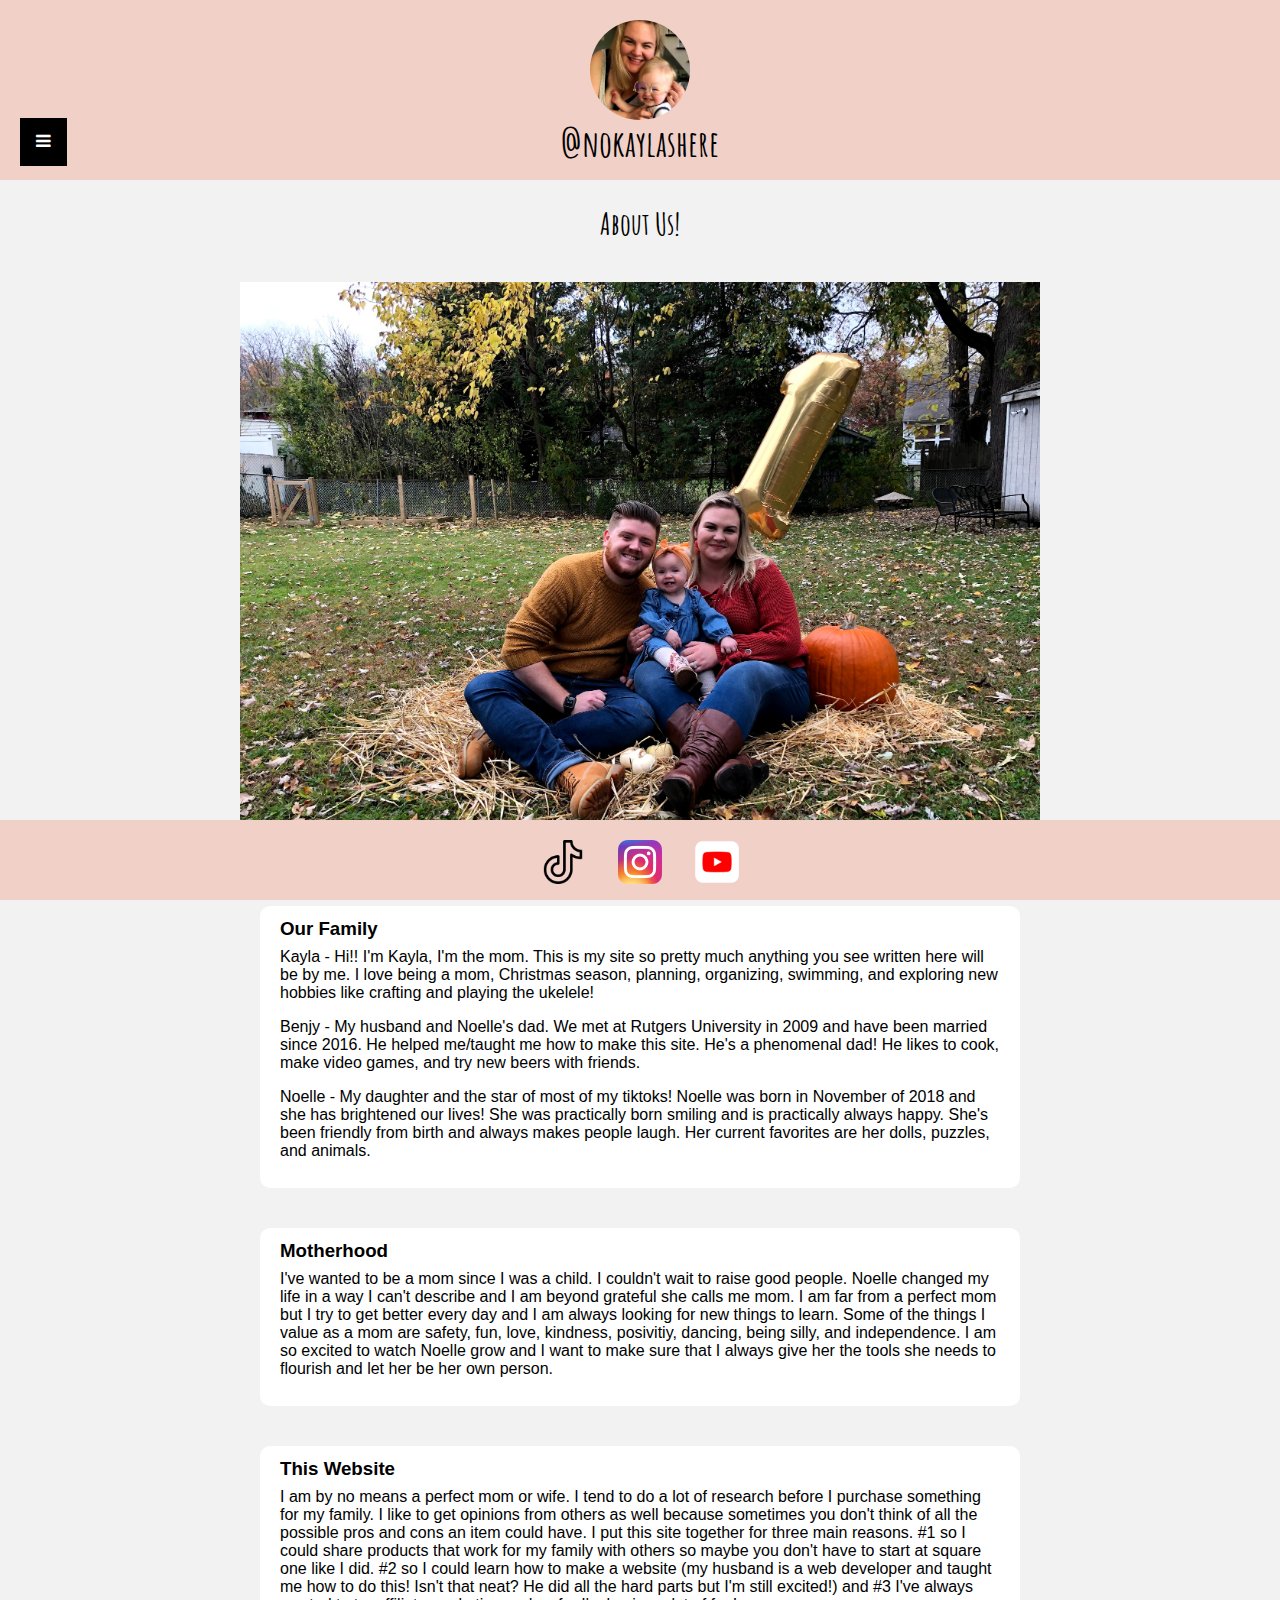
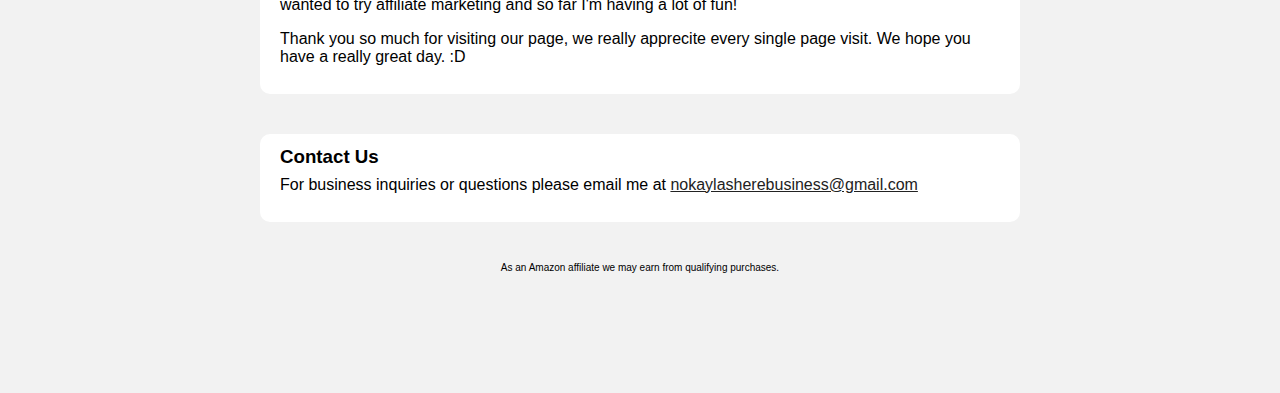
<file: about.html>
<!doctype html>
<html class="no-js" lang="">

<head>
  <meta charset="utf-8">
  <title>No Kaylas Here</title>
  <meta name="description" content="">
  <meta name="viewport" content="width=device-width, initial-scale=1">

  <meta property="og:title" content="">
  <meta property="og:type" content="">
  <meta property="og:url" content="">
  <meta property="og:image" content="">

  <link rel="manifest" href="site.webmanifest">
  <link rel="apple-touch-icon" href="icon.png">
  <!-- Place favicon.ico in the root directory -->
  <!-- <link rel="stylesheet" href="css/normalize.css"> -->
  <link rel="stylesheet" href="css/main.css">
  <link rel="stylesheet" href="css/font.css">
  <link rel="stylesheet" href="https://cdnjs.cloudflare.com/ajax/libs/font-awesome/4.7.0/css/font-awesome.min.css">

  <meta name="theme-color" content="#fafafa">
</head>

<body>
  <nav style="height: 140px;">
    <div style="margin:auto;">
      <img style="height:auto; width:100px; border-radius: 50%; margin:auto; display:block;" src="goofynoellemommy.jpg">
      <h1 style="text-align: center; margin:0;">@nokaylashere</h1>
    </div>
    <div class="topnav">
      <div id="myLinks">
        <a href="/">Home</a>
        <a href="tiktok.html">TikTok</a>
        <a href="toys.html">Christmas Decorations</a>
        <a href="parenting.html">Parenting</a>
        <a href="clothes.html">Clothes+Accessories</a>
        <a href="mealtime.html">Mealtime</a>
        <a href="organization-decor.html">Organization + Decor</a>
        <a class="active" href="about.html">About Us</a>
      </div>
      <!-- "Hamburger menu" / "Bar icon" to toggle the navigation links -->
      <button class="icon" onclick="myFunction()">
        <i class="fa fa-bars"></i>
      </button>
    </div>
  </nav>
  <div class="content">
    <div style="padding-left: 20px; padding-right:20px; margin-bottom: 40px;">
      <h2 style="text-align: center;">About Us!</h2>
    </div> 
    <!-- <div style="background-image:url(familyphoto.jpg); height: 400px; width: 100%"></div> -->
    <img style="height:auto; width: 100%;" src="familyphoto.jpg">
    <div class="card" style="padding-left: 20px; padding-right:20px; margin-bottom: 40px;">
        <h3 style="margin-bottom: 8px;">Our Family</h3>
        <p style="margin-top: 8px;"><span class="bold">Kayla</span> - Hi!! I'm Kayla, I'm the mom.  This is my site so pretty much anything you see written here will be by me.  I love being a mom, Christmas season, planning, organizing, swimming, and exploring new hobbies like crafting and playing the ukelele!</p>
          <p><span class="bold">Benjy</span> - My husband and Noelle's dad.  We met at Rutgers University in 2009 and have been married since 2016. He helped me/taught me how to make this site.  He's a phenomenal dad! He likes to cook, make video games, and try new beers with friends. </p >
          <p><span class="bold">Noelle</span> - My daughter and the star of most of my tiktoks! Noelle was born in November of 2018 and she has brightened our lives! She was practically born smiling and is practically always happy.  She's been friendly from birth and always makes people laugh.  Her current favorites are her dolls, puzzles, and animals. </p>
          
    </div>
    <div class="card" style="padding-left: 20px; padding-right:20px; margin-bottom: 40px;">
        <h3 style="margin-bottom: 8px;">Motherhood</h3>
        <p style="margin-top: 8px;">I've wanted to be a mom since I was a child.  I couldn't wait to raise good people.  Noelle changed my life in a way I can't describe and I am beyond grateful she calls me mom.  I am far from a perfect mom but I try to get better every day and I am always looking for new things to learn.  Some of the things I value as a mom are safety, fun, love, kindness, posivitiy, dancing, being silly, and independence.  I am so excited to watch Noelle grow and I want to make sure that I always give her the tools she needs to flourish and let her be her own person.</p>
    </div>
    <div class="card" style="padding-left: 20px; padding-right:20px; margin-bottom: 40px;">
      <h3 style="margin-bottom: 8px;">This Website</h3>
      <p style="margin-top: 8px;">I am by no means a perfect mom or wife.  I tend to do a lot of research before I purchase something for my family.  I like to get opinions from others as well because sometimes you don't think of all the possible pros and cons an item could have.  I put this site together for three main reasons.  #1 so I could share products that work for my family with others so maybe you don't have to start at square one like I did. #2 so I could learn how to make a website (my husband is a web developer and taught me how to do this! Isn't that neat? He did all the hard parts but I'm still excited!)  and #3 I've always wanted to try affiliate marketing and so far I'm having a lot of fun!  </p>
      <p> Thank you so much for visiting our page, we really apprecite every single page visit.  We hope you have a really great day. :D </p>
  </div>
    <div class="card" style="padding-left: 20px; padding-right:20px; margin-bottom: 40px;">
        <h3 style="margin-bottom: 8px;">Contact Us</h3>
        <p style="margin-top: 8px;">For business inquiries or questions please email me at <a href="mailto:nokaylasherebusiness@gmail.com">nokaylasherebusiness@gmail.com</a> </p>
        
    </div>
    <div class="legal">As an Amazon affiliate we may earn from qualifying purchases.</div>
  </div>
  <footer class="social-footer">
    <div class="center">
      <a class="right-margin30" href="https://www.tiktok.com/@nokaylashere"><img style="height:auto;width:44px;" src="tik-tok.png"></a>
      <a class="right-margin30" href="https://www.instagram.com/kaylah201/"><img style="height:auto;width:44px;" src="Instagram_AppIcon_Aug2017.png"></a>
      <a href="https://www.youtube.com/channel/UCWPTmmPN7yn6WSlw-CGyaMQ"><img style="height:auto;width:44px;" src="youtube_social_squircle_white.png"></a>
    </div>
  </footer>
  <script src="js/main.js"></script>

  <!-- Global site tag (gtag.js) - Google Analytics -->
<script async src="https://www.googletagmanager.com/gtag/js?id=UA-174550404-1"></script>
<script>
  window.dataLayer = window.dataLayer || [];
  function gtag(){dataLayer.push(arguments);}
  gtag('js', new Date());

  gtag('config', 'UA-174550404-1');
</script>
</body>

</html>
</file>
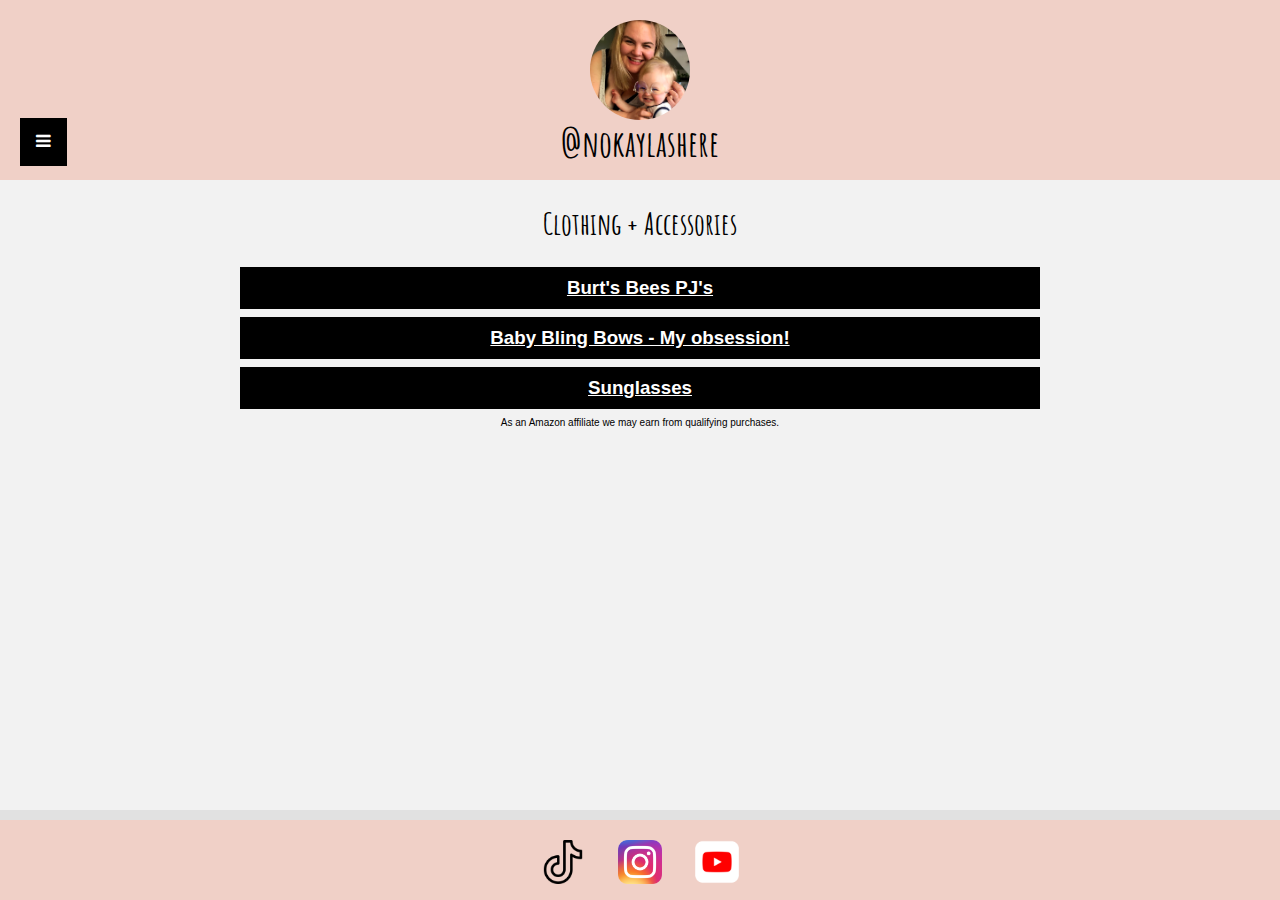
<file: clothes.html>
<!doctype html>
<html class="no-js" lang="">

<head>
  <meta charset="utf-8">
  <title>No Kaylas Here</title>
  <meta name="description" content="">
  <meta name="viewport" content="width=device-width, initial-scale=1">

  <meta property="og:title" content="">
  <meta property="og:type" content="">
  <meta property="og:url" content="">
  <meta property="og:image" content="">

  <link rel="manifest" href="site.webmanifest">
  <link rel="apple-touch-icon" href="icon.png">
  <!-- Place favicon.ico in the root directory -->
  <!-- <link rel="stylesheet" href="css/normalize.css"> -->
  <link rel="stylesheet" href="css/main.css">
  <link rel="stylesheet" href="css/font.css">
  <link rel="stylesheet" href="https://cdnjs.cloudflare.com/ajax/libs/font-awesome/4.7.0/css/font-awesome.min.css">

  <meta name="theme-color" content="#fafafa">
</head>

<body>
  <nav style="height: 140px;">
    <div style="margin:auto;">
      <img style="height:auto; width:100px; border-radius: 50%; margin:auto; display:block;" src="goofynoellemommy.jpg">
      <h1 style="text-align: center; margin:0;">@nokaylashere</h1>
    </div>
    <div class="topnav">
      <div id="myLinks">
        <a href="/">Home</a>
        <a href="tiktok.html">TikTok</a>
        <a href="toys.html">Christmas Decorations</a>
        <a href="parenting.html">Parenting</a>
        <a class="active" href="clothes.html">Clothes+Accessories</a>
        <a href="mealtime.html">Mealtime</a>
        <a href="organization-decor.html">Organization + Decor</a>
        <a href="about.html">About Us</a>
      </div>
      <!-- "Hamburger menu" / "Bar icon" to toggle the navigation links -->
      <button class="icon" onclick="myFunction()">
        <i class="fa fa-bars"></i>
      </button>
    </div>
  </nav>
  <div class="content">
    <h2 style="text-align: center;">Clothing + Accessories</h2>
     <!-- LINK 1
     <div class="halikai">
      <a style="color:#fff; text-align: center; display: block; height: 100%;" href="https://haliakai-boutique.com/">
        <h3 style="margin-bottom: 8px;background-color: black;padding:10px 0;">Use code NOELLE10</h3>
        <p style="position:absolute;bottom:0;left:0;margin-top: 8px;background-color: rgba(220,220,220,0.8);padding: 10px; color: #000; text-align:left;">Noelle's first ambasador modeling gig with Haliakai Boutique! Use code NOELLE10 for 10% off of the cutest baby and toddler clothes! </p>
      </a>
      
    </div> -->


    <div class="burtsbees">
      <!-- <img style="height:auto; width:100px; display: block; margin: auto;" src="Halikai.jpg"> -->
      <a style="color:#fff; text-align: center; display: block; height: 100%;" href="https://amzn.to/39rZrIB">
        <h3 style="margin-bottom: 8px;background-color: black;padding:10px 0;">Burt's Bees PJ's</h3>
        <p style="position:absolute;bottom:0;left:0;margin-top: 8px;background-color: rgba(220,220,220,0.8);padding: 10px; color: #000; text-align:left;">We brought Noelle home from the hospital in these pajamas when she was born and we got her the same exact pair in her current size!  There's something about the softness and the coziness that I love!  They're light weight but seem cozy I really wish they had them in my size.  They have a ton of different styles.</p>
      </a>
      
    </div>
    <div class="babybling">
      <!-- <img style="height:auto; width:100px; display: block; margin: auto;" src="Halikai.jpg"> -->
      <a style="color:#fff; text-align: center; display: block; height: 100%;" href="https://amzn.to/2WVn9rx">
        <h3 style="margin-bottom: 8px;background-color: black;padding:10px 0;">Baby Bling Bows - My obsession!</h3>
        <p style="position:absolute;bottom:0;left:0;margin-top: 8px;background-color: rgba(220,220,220,0.8);padding: 10px; color: #000; text-align:left;">I bought Noelle her first baby bling bow when she was a few months old and it has turned into a pretty serious addiction. lol  They're so stretchy and comfy, they even fit me!</p>
      </a>
      
    </div>
    <div class="sunglasses">
      <!-- <img style="height:auto; width:100px; display: block; margin: auto;" src="Halikai.jpg"> -->
      <a style="color:#fff; text-align: center; display: block; height: 100%;" href="https://amzn.to/30HE0za">
        <h3 style="margin-bottom: 8px;background-color: black;padding:10px 0;">Sunglasses</h3>
        <p style="position:absolute;bottom:0;left:0;margin-top: 8px;background-color: rgba(220,220,220,0.8);padding: 10px; color: #000; text-align:left;">Noelle would NOT wear sunglasses last year but I was determined to find some that she didn't hate.  I ordered this two pack becuase they seemed like a good deal, not to mention how cute they are.  She will wear them about 50% of the time but that's better than nothing!! I'm just trying to protect her little eyes but she does get excited when I give them to her too!</p>
      </a>
      
    </div>
    <div class="legal">As an Amazon affiliate we may earn from qualifying purchases.</div>
  </div>
  <footer class="social-footer">
    <div class="center">
      <a class="right-margin30" href="https://www.tiktok.com/@nokaylashere"><img style="height:auto;width:44px;" src="tik-tok.png"></a>
      <a class="right-margin30" href="https://www.instagram.com/kaylah201/"><img style="height:auto;width:44px;" src="Instagram_AppIcon_Aug2017.png"></a>
      <a href="https://www.youtube.com/channel/UCWPTmmPN7yn6WSlw-CGyaMQ"><img style="height:auto;width:44px;" src="youtube_social_squircle_white.png"></a>
    </div>
  </footer>
  <script src="js/main.js"></script>

  <!-- Global site tag (gtag.js) - Google Analytics -->
<script async src="https://www.googletagmanager.com/gtag/js?id=UA-174550404-1"></script>
<script>
  window.dataLayer = window.dataLayer || [];
  function gtag(){dataLayer.push(arguments);}
  gtag('js', new Date());

  gtag('config', 'UA-174550404-1');
</script>
</body>

</html>
</file>
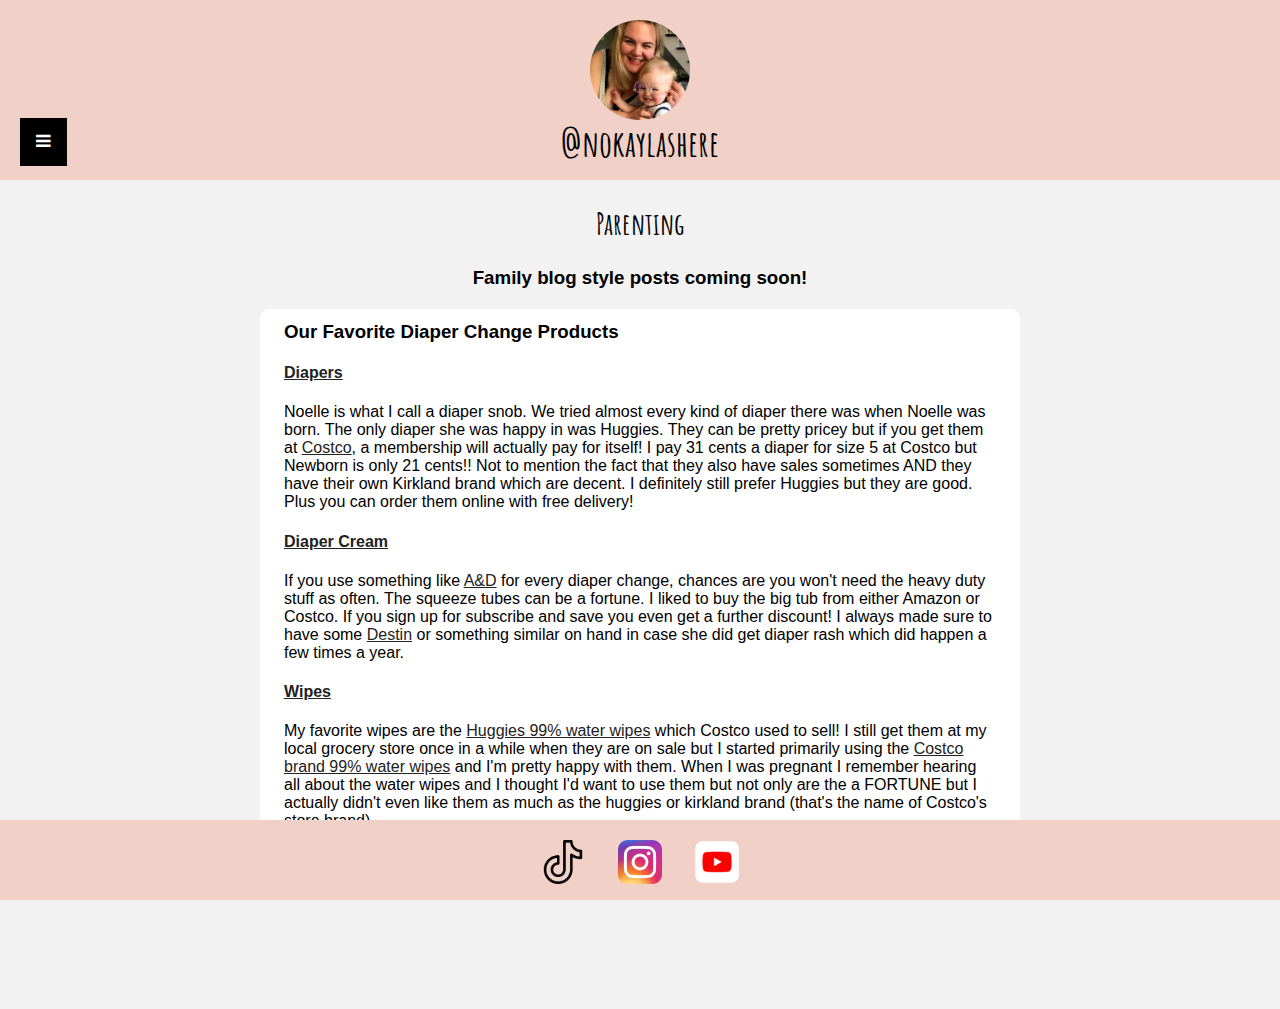
<file: parenting.html>
<!doctype html>
<html class="no-js" lang="">

<head>
  <meta charset="utf-8">
  <title>No Kaylas Here</title>
  <meta name="description" content="">
  <meta name="viewport" content="width=device-width, initial-scale=1">

  <meta property="og:title" content="">
  <meta property="og:type" content="">
  <meta property="og:url" content="">
  <meta property="og:image" content="">

  <link rel="manifest" href="site.webmanifest">
  <link rel="apple-touch-icon" href="icon.png">
  <!-- Place favicon.ico in the root directory -->
  <!-- <link rel="stylesheet" href="css/normalize.css"> -->
  <link rel="stylesheet" href="css/main.css">
  <link rel="stylesheet" href="css/font.css">
  <link rel="stylesheet" href="https://cdnjs.cloudflare.com/ajax/libs/font-awesome/4.7.0/css/font-awesome.min.css">

  <meta name="theme-color" content="#fafafa">
</head>

<body>
  <nav style="height: 140px;">
    <div style="margin:auto;">
      <img style="height:auto; width:100px; border-radius: 50%; margin:auto; display:block;" src="goofynoellemommy.jpg">
      <h1 style="text-align: center; margin:0;">@nokaylashere</h1>
    </div>
    <div class="topnav">
      <div id="myLinks">
        <a href="/">Home</a>
        <a href="tiktok.html">TikTok</a>
        <a href="toys.html">Christmas Decorations</a>
        <a class="active" href="parenting.html">Parenting</a>
        <a href="clothes.html">Clothes+Accessories</a>
        <a href="mealtime.html">Mealtime</a>
        <a href="organization-decor.html">Organization + Decor</a>
        <a href="about.html">About Us</a>
      </div>
      <!-- "Hamburger menu" / "Bar icon" to toggle the navigation links -->
      <button class="icon" onclick="myFunction()">
        <i class="fa fa-bars"></i>
      </button>
    </div>
  </nav>
  <div class="content">
    <h2 style="text-align: center;">Parenting</h2>
    <h3 class="center-text">Family blog style posts coming soon!</h3>
     <!-- LINK 1 -->
    <div class="card">
      <h3>Our Favorite Diaper Change Products</h3>
      <a href="https://www.costco.com/huggies-plus-diapers-sizes-1---6.product.100152047.html">
        <h4>Diapers</h4>
      </a>
      <p style="margin-top: 8px;">Noelle is what I call a diaper snob.  We tried almost every kind of diaper there was when Noelle was born.  The only diaper she was happy in was Huggies.  They can be pretty pricey but if you get them at <a href="https://www.costco.com/huggies-plus-diapers-sizes-1---6.product.100152047.html">Costco</a>, a membership will actually pay for itself!  I pay 31 cents a diaper for size 5 at Costco but Newborn is only 21 cents!! Not to mention the fact that they also have sales sometimes AND they have their own Kirkland brand which are decent.  I definitely still prefer Huggies but they are good.  Plus you can order them online with free delivery! </p>
      <a href="https://amzn.to/30NEsvM">
          <h4>Diaper Cream</h4>
      </a>
      <p style="margin-top: 8px;">If you use something like <a href="https://amzn.to/30NEsvM">A&D</a> for every diaper change, chances are you won't need the heavy duty stuff as often.  The squeeze tubes can be a fortune.  I liked to buy the big tub from either Amazon or Costco. If you sign up for subscribe and save you even get a further discount!  I always made sure to have some <a href="https://amzn.to/3kcr2CG" >Destin</a> or something similar on hand in case she did get diaper rash which did happen a few times a year.  </p>
      <a href="https://amzn.to/2DmaE1F"><h4>Wipes</h4></a>
      <p style="margin-top: 8px;">My favorite wipes are the <a href="https://amzn.to/2DmaE1F">Huggies 99% water wipes</a> which Costco used to sell! I still get them at my local grocery store once in a while when they are on sale but I started primarily using the <a href="https://www.costco.com/kirkland-signature-baby-wipes-900-count.product.11489346.html">Costco brand 99% water wipes</a> and I'm pretty happy with them.  When I was pregnant I remember hearing all about the water wipes and I thought I'd want to use them but not only are the a FORTUNE but I actually didn't even like them as much as the huggies or kirkland brand (that's the name of Costco's store brand).  </p>
    </div>    
       
    <!-- LINK  -->
    <!-- <div class="card">
        <a href="   ">
          <h3 style="margin-bottom: 8px;">Title</h3>
        </a>  
            <p style="margin-top: 8px;">I originally ordered these because I thought they'd be a great prop for our food stand tiktok's but Noelle has learned so much from this toy!! She has learned how to use velcro, how to match two things together, and even how to cut! It comes with a very dull fake knife that you use to cut the pieces of food and she mastered it within 2 days!  I think it's really teaching her how to cut food safely, maybe she will be able to help prep dinner soon!
          </p>
      
    </div> -->
    <div class="legal">As an Amazon affiliate we may earn from qualifying purchases.</div>
  </div>
  <footer class="social-footer">
    <div class="center">
      <a class="right-margin30" href="https://www.tiktok.com/@nokaylashere"><img style="height:auto;width:44px;" src="tik-tok.png"></a>
      <a class="right-margin30" href="https://www.instagram.com/kaylah201/"><img style="height:auto;width:44px;" src="Instagram_AppIcon_Aug2017.png"></a>
      <a href="https://www.youtube.com/channel/UCWPTmmPN7yn6WSlw-CGyaMQ"><img style="height:auto;width:44px;" src="youtube_social_squircle_white.png"></a>
    </div>
  </footer>
  <script src="js/main.js"></script>

  <!-- Global site tag (gtag.js) - Google Analytics -->
<script async src="https://www.googletagmanager.com/gtag/js?id=UA-174550404-1"></script>
<script>
  window.dataLayer = window.dataLayer || [];
  function gtag(){dataLayer.push(arguments);}
  gtag('js', new Date());

  gtag('config', 'UA-174550404-1');
</script>
</body>

</html>
</file>
<file: css/main.css>
body {
  margin: 0;
  background-color: #f2f2f2;
  font-family: -apple-system, BlinkMacSystemFont, 'Segoe UI', 'Roboto', 'Oxygen',
    'Ubuntu', 'Cantarell', 'Fira Sans', 'Droid Sans', 'Helvetica Neue',
    sans-serif;
  -webkit-font-smoothing: antialiased;
  -moz-osx-font-smoothing: grayscale;
}
nav {
  background-color: rgb(240, 208, 199);
  padding: 20px;
  height: 140px;
}
h1 {
  font-size: 36px;
}
h2 {
  font-size: 30px;
}
h1, h2 {
  font-family: Amatic;
}
h3 {
  margin: 0;
}
a {
  color: #222;
}
.center {
  margin: auto;
}
.center-text { 
  text-align: center;
}
.block {
  display: block;
}
.center>img {
  display: block;
}
.social-icon {
  height: auto;
  width: 44px;
}

/* Style the navigation menu */
.topnav {
  /* background-color: #333; */
  /* background-color: #a3b1d8; */
  background-color: #fff;
  position: relative;
  z-index: 2;
}

/* Hide the links inside the navigation menu (except for logo/home) */
.topnav #myLinks {
  display: none;
  border: 1px solid black;
}

/* Style navigation menu links */
.topnav button {
  color: white;
  padding: 14px 16px;
  text-decoration: none;
  font-size: 17px;
  display: block;
}
.topnav button:focus {
  outline: none;
}
.topnav a {
  color: black;
  /* color: #232121; */
  padding: 14px 16px;
  text-decoration: none;
  font-size: 17px;
  display: block;
  border-bottom: 2px solid black;
}
.topnav a:last-child {
  border-bottom: none;
}
.topnav .active {
  background-color: #000;
}
.topnav a.active {
  color: #fff;
}

/* Style the hamburger menu */
.topnav .icon {
  background: black;
  display: block;
  position: absolute;
  left: 0;
  bottom: 0;
  border: none;
}

.card {
  padding: 12px 24px;
  margin: 20px;
  background-color: #fff;
  border-radius: 10px;
}
.halikai {
  margin: 20px;
  background-color: #fff;
  border-radius: 10px;
  background-image: url(../halikai.jpg);background-size: cover;
  height:400px;
  position: relative;
  padding:0;
}
.wrapper {
  display: grid;
  grid-template-columns: 50% 50%;
}
.left-column-card {
  margin: 12px 6px 12px 12px;
}
.right-column-card {
  margin: 12px 12px 12px 6px;
}
.affiliate-image {
  width: 80px;
  height: auto;
  margin: auto;
}
.legal {
  text-align: center;
  font-size: 10px;
}
.social-footer {
  text-align: center;
  font-size: 10px;
  height: 60px;
  position: fixed;
  bottom: 0;
  background-color: rgb(240, 208, 199);
  width: 100%;
  padding-top: 20px;
}
.content {
  max-width: 800px;
  margin: auto;
  margin-bottom: 120px;
}
.right-margin30 {
  margin-right:30px;
}
@media only screen and (max-width: 600px) {
  .halikai {
    background-position-y: -90%;
  }
}
</file>
<file: css/font.css>
@font-face {
  font-family: Amatic;
  src: url(../fonts/AmaticSC-Bold.ttf);
}
</file>
